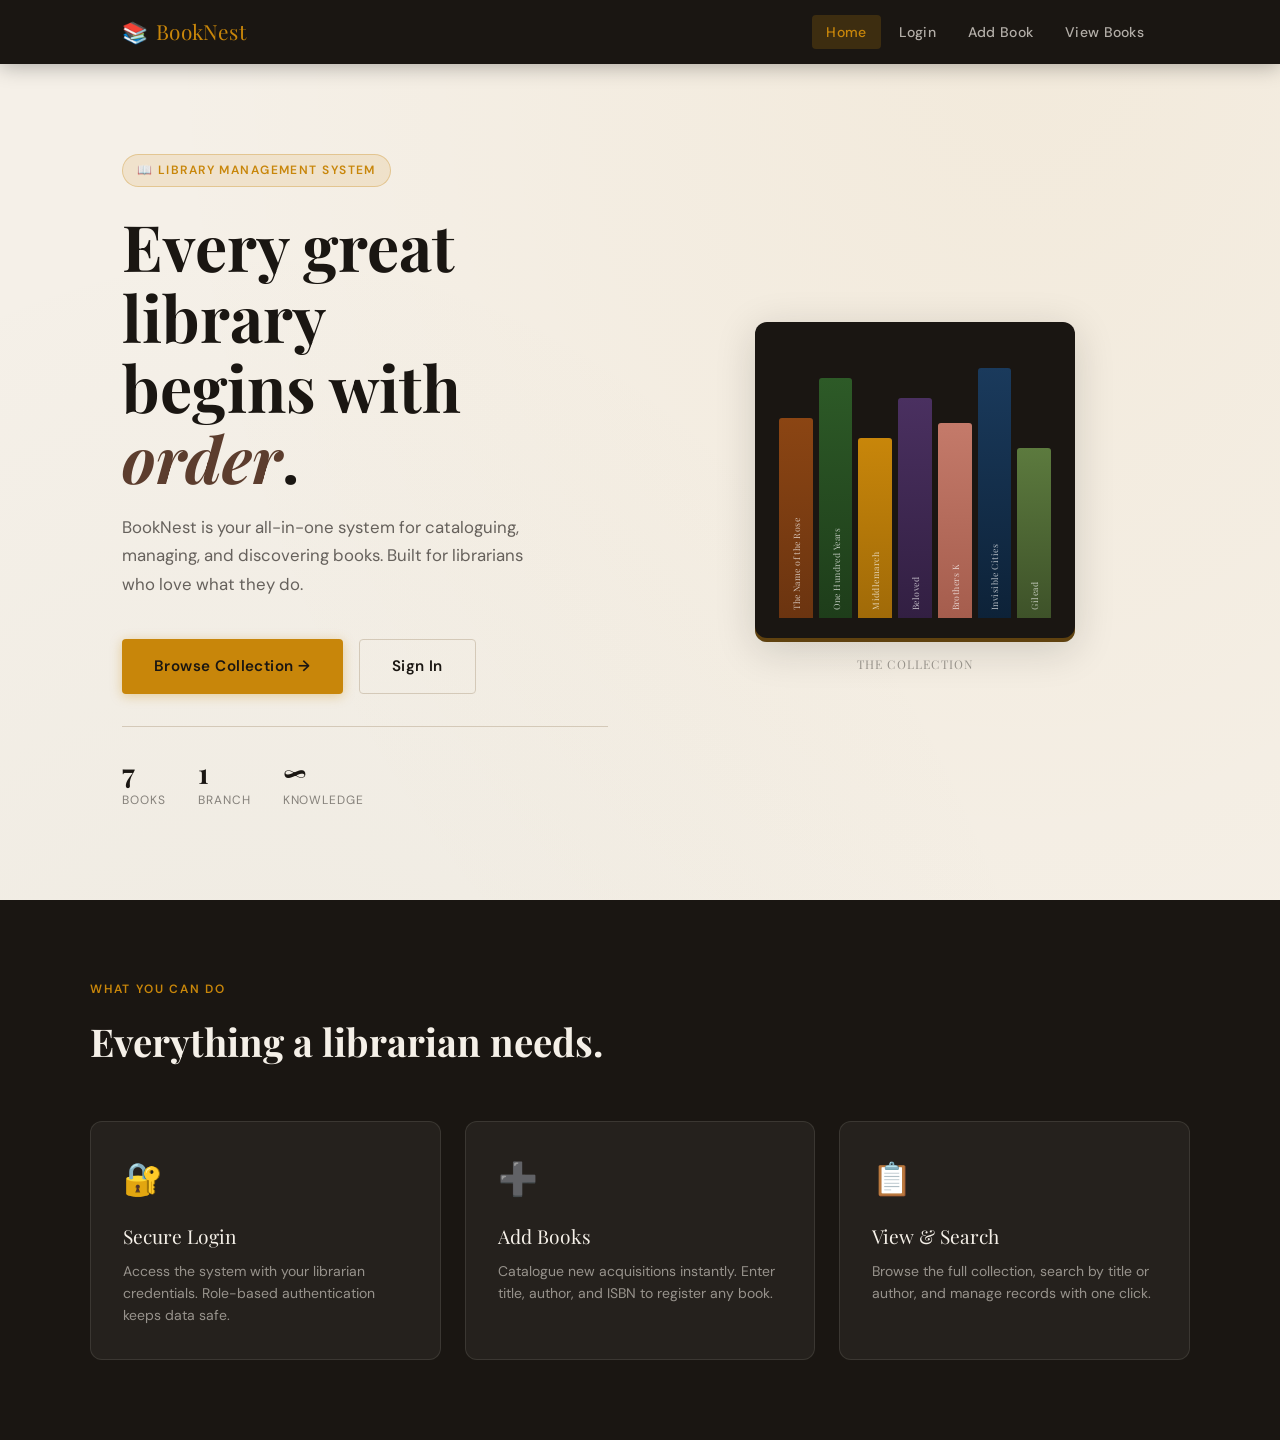
<file: index.html>
<!DOCTYPE html>
<html lang="en">
<head>
  <meta charset="UTF-8" />
  <meta name="viewport" content="width=device-width, initial-scale=1.0" />
  <title>BookNest — Library Management System</title>
  <link rel="stylesheet" href="style.css" />
</head>
<body>

  <!-- NAV -->
  <nav>
    <div class="nav-inner">
      <a href="index.html" class="nav-logo">📚 <span>BookNest</span></a>
      <ul class="nav-links">
        <li><a href="index.html">Home</a></li>
        <li><a href="login.html">Login</a></li>
        <li><a href="addBook.html">Add Book</a></li>
        <li><a href="viewBooks.html">View Books</a></li>
      </ul>
      <div class="nav-toggle" aria-label="Toggle menu">
        <span></span><span></span><span></span>
      </div>
    </div>
  </nav>

  <!-- HERO -->
  <section class="hero">
    <div class="hero-content">
      <div class="hero-badge">📖 Library Management System</div>
      <h1 class="hero-title">
        Every great library<br>begins with <em>order</em>.
      </h1>
      <p class="hero-subtitle">
       BookNest is your all-in-one system for cataloguing, managing, and discovering books. Built for librarians who love what they do.
      </p>
      <div class="hero-actions">
        <a href="viewBooks.html" class="btn btn-primary btn-lg">Browse Collection →</a>
        <a href="login.html" class="btn btn-outline btn-lg">Sign In</a>
      </div>
      <div class="stats-row">
        <div class="stat">
          <div class="stat-num" id="heroBookCount">7</div>
          <div class="stat-label">Books</div>
        </div>
        <div class="stat">
          <div class="stat-num">1</div>
          <div class="stat-label">Branch</div>
        </div>
        <div class="stat">
          <div class="stat-num">∞</div>
          <div class="stat-label">Knowledge</div>
        </div>
      </div>
    </div>

    <div class="hero-visual">
      <div class="bookshelf">
        <div class="book b1"><span>The Name of the Rose</span></div>
        <div class="book b2"><span>One Hundred Years</span></div>
        <div class="book b3"><span>Middlemarch</span></div>
        <div class="book b4"><span>Beloved</span></div>
        <div class="book b5"><span>Brothers K</span></div>
        <div class="book b6"><span>Invisible Cities</span></div>
        <div class="book b7"><span>Gilead</span></div>
      </div>
      <div class="shelf-label">The Collection</div>
    </div>
  </section>

  <!-- FEATURE CARDS -->
  <section class="features">
    <div class="features-inner">
      <div class="section-label">What you can do</div>
      <h2 class="section-title">Everything a librarian needs.</h2>
      <div class="cards-grid">
        <a href="login.html" class="card">
          <div class="card-icon">🔐</div>
          <div class="card-title">Secure Login</div>
          <p class="card-desc">Access the system with your librarian credentials. Role-based authentication keeps data safe.</p>
        </a>
        <a href="addBook.html" class="card">
          <div class="card-icon">➕</div>
          <div class="card-title">Add Books</div>
          <p class="card-desc">Catalogue new acquisitions instantly. Enter title, author, and ISBN to register any book.</p>
        </a>
        <a href="viewBooks.html" class="card">
          <div class="card-icon">📋</div>
          <div class="card-title">View & Search</div>
          <p class="card-desc">Browse the full collection, search by title or author, and manage records with one click.</p>
        </a>
      </div>
    </div>
  </section>

  <script src="script.js"></script>
  <script>
    document.addEventListener("DOMContentLoaded", () => {
      // Update hero book count from live data
      const el = document.getElementById("heroBookCount");
      if (el) el.textContent = books.length;
    });
  </script>
</body>
</html>
</file>
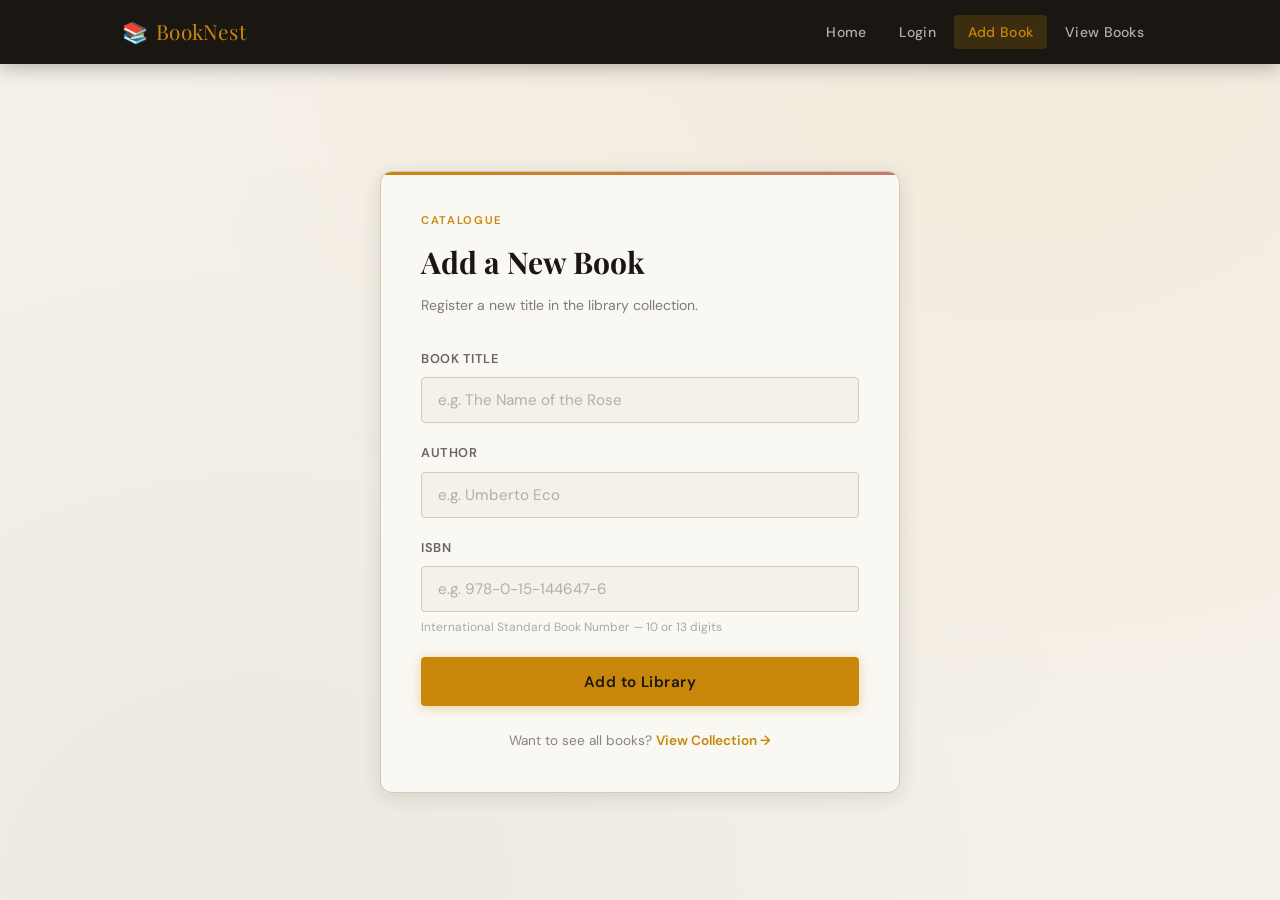
<file: addBook.html>
<!DOCTYPE html>
<html lang="en">
<head>
  <meta charset="UTF-8" />
  <meta name="viewport" content="width=device-width, initial-scale=1.0" />
  <title>Add Book — BookNest</title>
  <link rel="stylesheet" href="style.css" />
</head>
<body>

  <nav>
    <div class="nav-inner">
      <a href="index.html" class="nav-logo">📚 <span>BookNest</span></a>
      <ul class="nav-links">
        <li><a href="index.html">Home</a></li>
        <li><a href="login.html">Login</a></li>
        <li><a href="addBook.html">Add Book</a></li>
        <li><a href="viewBooks.html">View Books</a></li>
      </ul>
      <div class="nav-toggle" aria-label="Toggle menu">
        <span></span><span></span><span></span>
      </div>
    </div>
  </nav>

  <div class="form-page">
    <div class="form-card" style="max-width:520px;">
      <div class="form-eyebrow">Catalogue</div>
      <h1 class="form-title">Add a New Book</h1>
      <p class="form-subtitle">Register a new title in the library collection.</p>

      <form id="addBookForm" novalidate>
        <div class="form-group">
          <label for="title">Book Title</label>
          <input
            type="text"
            id="title"
            name="title"
            placeholder="e.g. The Name of the Rose"
            autocomplete="off"
          />
        </div>

        <div class="form-group">
          <label for="author">Author</label>
          <input
            type="text"
            id="author"
            name="author"
            placeholder="e.g. Umberto Eco"
            autocomplete="off"
          />
        </div>

        <div class="form-group">
          <label for="isbn">ISBN</label>
          <input
            type="text"
            id="isbn"
            name="isbn"
            placeholder="e.g. 978-0-15-144647-6"
            autocomplete="off"
            maxlength="20"
          />
          <div id="isbnHint" style="font-size:0.75rem;margin-top:0.375rem;color:rgba(26,22,18,0.35);transition:color 0.2s;">
            International Standard Book Number — 10 or 13 digits
          </div>
        </div>

        <div style="margin-top:0.25rem;">
          <button type="submit" class="btn btn-primary btn-full btn-lg">Add to Library</button>
        </div>
      </form>

      <div id="addedPreview"></div>

      <div class="form-footer" style="margin-top:1.5rem;">
        Want to see all books? <a href="viewBooks.html">View Collection →</a>
      </div>
    </div>
  </div>

  <script src="script.js"></script>
</body>
</html>
</file>
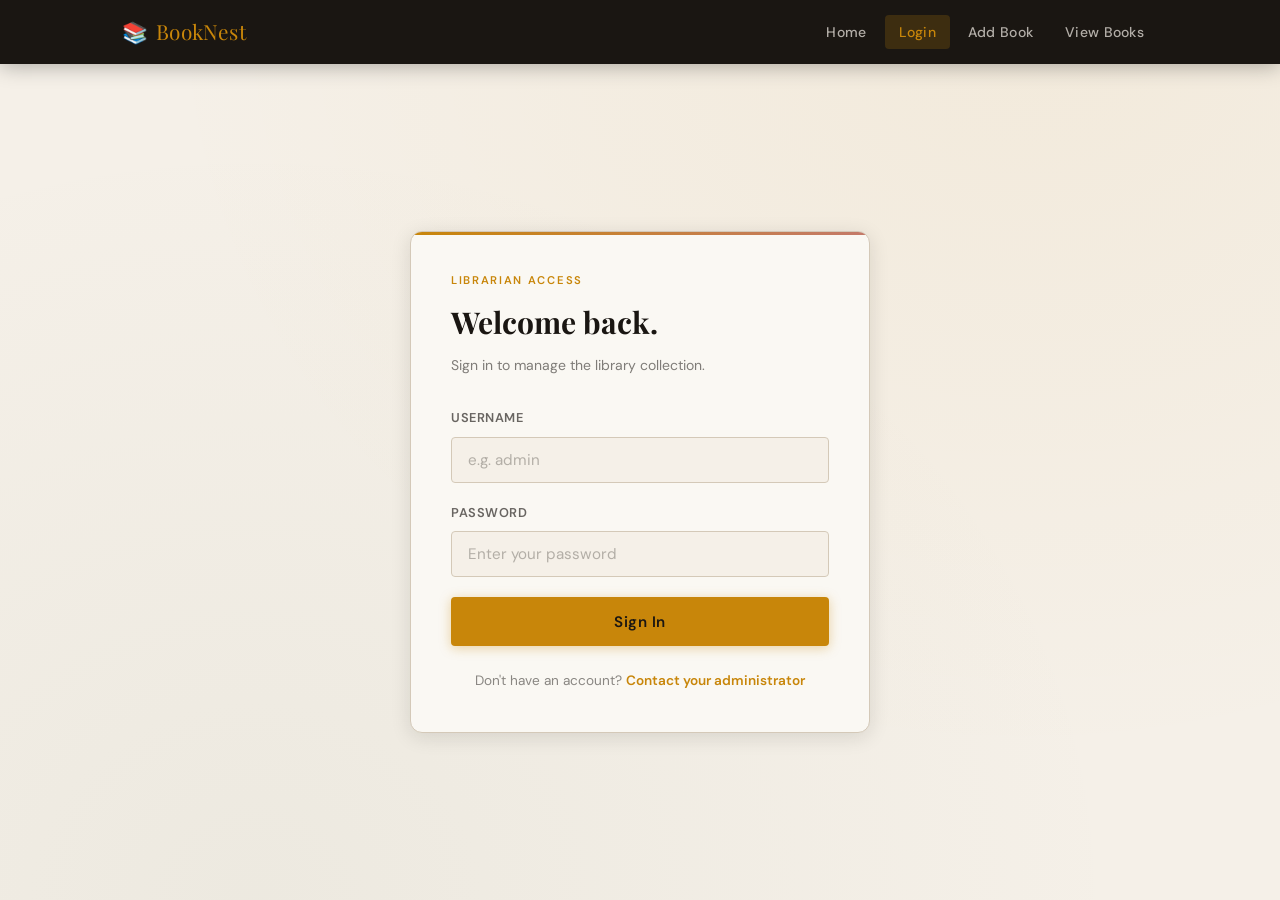
<file: login.html>
<!DOCTYPE html>
<html lang="en">
<head>
  <meta charset="UTF-8" />
  <meta name="viewport" content="width=device-width, initial-scale=1.0" />
  <title>Sign In — BookNest</title>
  <link rel="stylesheet" href="style.css" />
</head>
<body>

  <nav>
    <div class="nav-inner">
      <a href="index.html" class="nav-logo">📚 <span>BookNest</span></a>
      <ul class="nav-links">
        <li><a href="index.html">Home</a></li>
        <li><a href="login.html">Login</a></li>
        <li><a href="addBook.html">Add Book</a></li>
        <li><a href="viewBooks.html">View Books</a></li>
      </ul>
      <div class="nav-toggle" aria-label="Toggle menu">
        <span></span><span></span><span></span>
      </div>
    </div>
  </nav>

  <div class="form-page">
    <div class="form-card">
      <div class="form-eyebrow">Librarian Access</div>
      <h1 class="form-title">Welcome back.</h1>
      <p class="form-subtitle">Sign in to manage the library collection.</p>

      <form id="loginForm" novalidate>
        <div class="form-group">
          <label for="username">Username</label>
          <input
            type="text"
            id="username"
            name="username"
            placeholder="e.g. admin"
            autocomplete="username"
          />
        </div>
        <div class="form-group">
          <label for="password">Password</label>
          <input
            type="password"
            id="password"
            name="password"
            placeholder="Enter your password"
            autocomplete="current-password"
          />
        </div>

        <div style="margin-bottom:1.5rem;">
          <button type="submit" class="btn btn-primary btn-full btn-lg">Sign In</button>
        </div>
      </form>

      

      <div class="form-footer">
        Don't have an account? <a href="#">Contact your administrator</a>
      </div>
    </div>
  </div>

  <script src="script.js"></script>
</body>
</html>
</file>
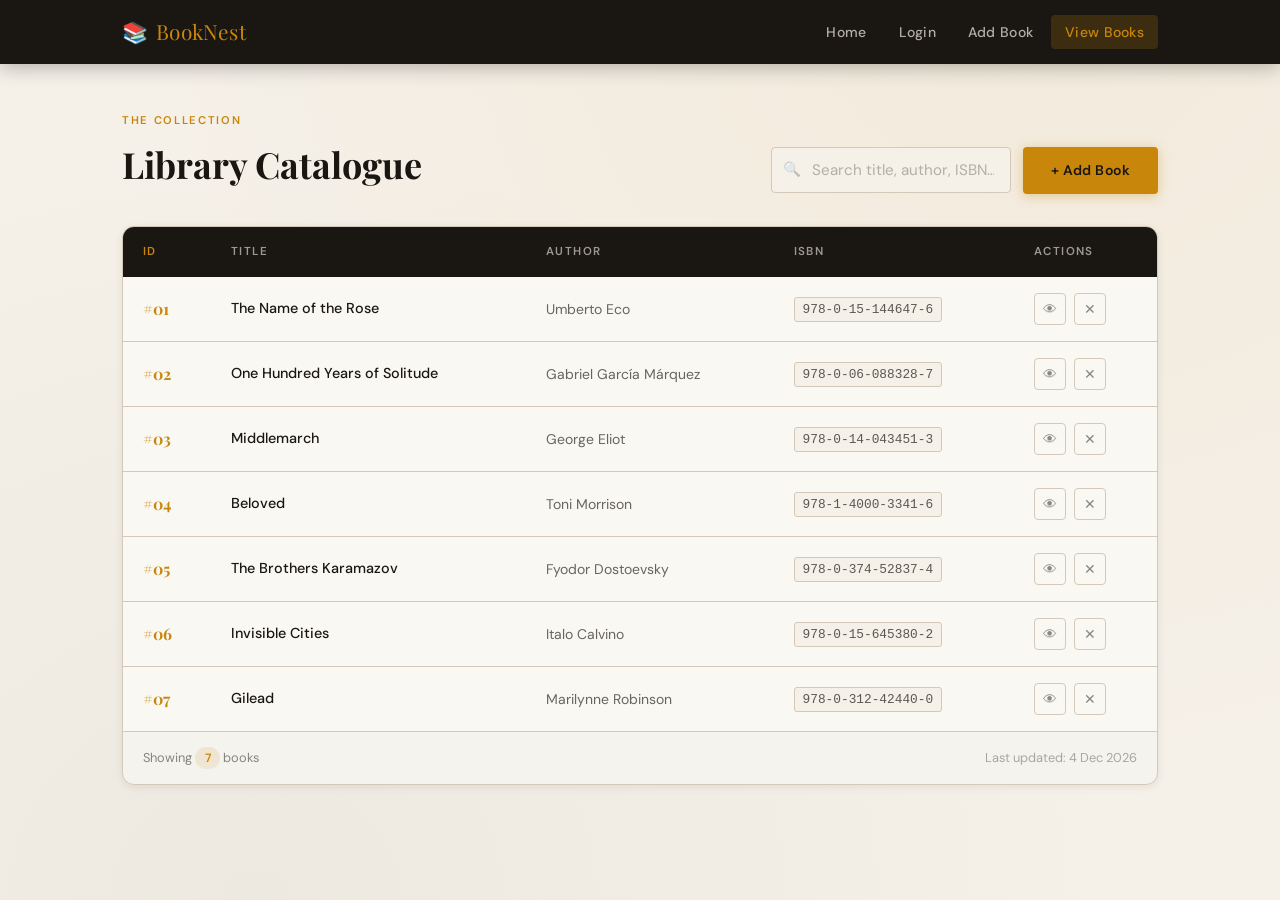
<file: viewBooks.html>
<!DOCTYPE html>
<html lang="en">
<head>
  <meta charset="UTF-8" />
  <meta name="viewport" content="width=device-width, initial-scale=1.0" />
  <title>Book Collection — BookNest</title>
  <link rel="stylesheet" href="style.css" />
</head>
<body>

  <nav>
    <div class="nav-inner">
      <a href="index.html" class="nav-logo">📚 <span>BookNest</span></a>
      <ul class="nav-links">
        <li><a href="index.html">Home</a></li>
        <li><a href="login.html">Login</a></li>
        <li><a href="addBook.html">Add Book</a></li>
        <li><a href="viewBooks.html">View Books</a></li>
      </ul>
      <div class="nav-toggle" aria-label="Toggle menu">
        <span></span><span></span><span></span>
      </div>
    </div>
  </nav>

  <div class="page">
    <div class="page-header">
      <div class="page-header-text">
        <div class="page-eyebrow">The Collection</div>
        <h1>Library Catalogue</h1>
      </div>
      <div class="search-bar">
        <div class="search-input-wrap">
          <span class="search-icon">🔍</span>
          <input
            type="text"
            id="searchInput"
            placeholder="Search title, author, ISBN…"
          />
        </div>
        <a href="addBook.html" class="btn btn-primary">+ Add Book</a>
      </div>
    </div>

    <div class="table-wrap">
      <table>
        <thead>
          <tr>
            <th>ID</th>
            <th>Title</th>
            <th>Author</th>
            <th>ISBN</th>
            <th>Actions</th>
          </tr>
        </thead>
        <tbody id="booksTableBody">
          <!-- Populated by script.js -->
        </tbody>
      </table>

      <div id="emptyState" class="empty-state" style="display:none;">
        <div class="empty-icon">📭</div>
        <p>No books found. Try a different search or <a href="addBook.html" style="color:var(--amber);">add a new one</a>.</p>
      </div>

      <div class="table-footer">
        <span>Showing <span class="count-badge" id="bookCount">—</span> books</span>
        <span id="lastUpdated" style="color:rgba(26,22,18,0.35);"></span>
      </div>
    </div>
  </div>

  <script src="script.js"></script>
</body>
</html>
</file>
<file: style.css>
@import url('https://fonts.googleapis.com/css2?family=Playfair+Display:ital,wght@0,400;0,700;1,400&family=DM+Sans:wght@300;400;500;600&display=swap');

:root {
  --cream: #f5f0e8;
  --warm-white: #faf8f3;
  --ink: #1a1612;
  --brown: #5c3d2e;
  --amber: #c8860a;
  --amber-light: #e8a020;
  --sage: #6b7c5e;
  --dusty-rose: #c47a6a;
  --border: #d4c9b8;
  --shadow-sm: 0 2px 8px rgba(26,22,18,0.08);
  --shadow-md: 0 4px 20px rgba(26,22,18,0.12);
  --shadow-lg: 0 8px 40px rgba(26,22,18,0.16);
  --radius: 4px;
  --radius-lg: 12px;
  --transition: 0.25s cubic-bezier(0.4, 0, 0.2, 1);
}

*, *::before, *::after { box-sizing: border-box; margin: 0; padding: 0; }

html { scroll-behavior: smooth; }

body {
  font-family: 'DM Sans', sans-serif;
  background-color: var(--cream);
  color: var(--ink);
  min-height: 100vh;
  line-height: 1.6;
  background-image: 
    radial-gradient(ellipse at 80% 0%, rgba(200,134,10,0.06) 0%, transparent 60%),
    radial-gradient(ellipse at 20% 100%, rgba(107,124,94,0.06) 0%, transparent 60%);
}

/* ── NAV ── */
nav {
  background: var(--ink);
  position: sticky;
  top: 0;
  z-index: 100;
  box-shadow: 0 2px 20px rgba(0,0,0,0.3);
}

.nav-inner {
  max-width: 1100px;
  margin: 0 auto;
  padding: 0 2rem;
  display: flex;
  align-items: center;
  justify-content: space-between;
  height: 64px;
}

.nav-logo {
  font-family: 'Playfair Display', serif;
  font-size: 1.3rem;
  color: var(--cream);
  text-decoration: none;
  display: flex;
  align-items: center;
  gap: 0.5rem;
  letter-spacing: 0.01em;
}

.nav-logo span { color: var(--amber); }

.nav-links {
  display: flex;
  gap: 0.25rem;
  list-style: none;
}

.nav-links a {
  color: rgba(245,240,232,0.7);
  text-decoration: none;
  font-size: 0.875rem;
  font-weight: 500;
  padding: 0.5rem 0.875rem;
  border-radius: var(--radius);
  transition: color var(--transition), background var(--transition);
  letter-spacing: 0.02em;
}

.nav-links a:hover,
.nav-links a.active {
  color: var(--cream);
  background: rgba(200,134,10,0.2);
}

.nav-links a.active { color: var(--amber); }

/* Hamburger */
.nav-toggle {
  display: none;
  flex-direction: column;
  gap: 5px;
  cursor: pointer;
  padding: 4px;
}
.nav-toggle span {
  display: block;
  width: 24px;
  height: 2px;
  background: var(--cream);
  border-radius: 2px;
  transition: var(--transition);
}

/* ── PAGE WRAPPER ── */
.page {
  max-width: 1100px;
  margin: 0 auto;
  padding: 3rem 2rem 5rem;
}

/* ── HERO ── */
.hero {
  display: grid;
  grid-template-columns: 1fr 1fr;
  gap: 4rem;
  align-items: center;
  min-height: calc(100vh - 64px);
  padding: 4rem 2rem;
  max-width: 1100px;
  margin: 0 auto;
}

.hero-badge {
  display: inline-flex;
  align-items: center;
  gap: 0.5rem;
  background: rgba(200,134,10,0.12);
  border: 1px solid rgba(200,134,10,0.3);
  color: var(--amber);
  font-size: 0.75rem;
  font-weight: 600;
  letter-spacing: 0.12em;
  text-transform: uppercase;
  padding: 0.375rem 0.875rem;
  border-radius: 999px;
  margin-bottom: 1.5rem;
}

.hero-title {
  font-family: 'Playfair Display', serif;
  font-size: clamp(2.5rem, 5vw, 4rem);
  line-height: 1.1;
  color: var(--ink);
  margin-bottom: 1.25rem;
}

.hero-title em {
  font-style: italic;
  color: var(--brown);
}

.hero-subtitle {
  font-size: 1.05rem;
  color: rgba(26,22,18,0.65);
  line-height: 1.7;
  margin-bottom: 2.5rem;
  max-width: 420px;
}

.hero-actions {
  display: flex;
  gap: 1rem;
  flex-wrap: wrap;
}

.hero-visual {
  display: flex;
  justify-content: center;
  align-items: center;
}

.bookshelf {
  width: 320px;
  height: 320px;
  position: relative;
  display: flex;
  align-items: flex-end;
  gap: 6px;
  padding: 1.5rem;
  background: var(--ink);
  border-radius: var(--radius-lg);
  box-shadow: var(--shadow-lg), inset 0 -4px 0 rgba(200,134,10,0.4);
}

.book {
  flex: 1;
  border-radius: 3px 3px 0 0;
  display: flex;
  align-items: flex-end;
  justify-content: center;
  padding-bottom: 8px;
  cursor: default;
  transition: transform var(--transition);
  position: relative;
}

.book:hover { transform: translateY(-12px); }

.book span {
  font-family: 'Playfair Display', serif;
  font-size: 0.55rem;
  writing-mode: vertical-rl;
  text-orientation: mixed;
  transform: rotate(180deg);
  color: rgba(255,255,255,0.7);
  letter-spacing: 0.05em;
  white-space: nowrap;
  overflow: hidden;
  max-height: 90%;
}

.b1 { height: 200px; background: linear-gradient(180deg, #8b4513, #6b3410); }
.b2 { height: 240px; background: linear-gradient(180deg, #2d5a27, #1e3d1a); }
.b3 { height: 180px; background: linear-gradient(180deg, #c8860a, #a06a08); }
.b4 { height: 220px; background: linear-gradient(180deg, #4a3060, #321f42); }
.b5 { height: 195px; background: linear-gradient(180deg, #c47a6a, #a55d4d); }
.b6 { height: 250px; background: linear-gradient(180deg, #1a3a5c, #0d2238); }
.b7 { height: 170px; background: linear-gradient(180deg, #5c7a3e, #3e5229); }

.shelf-label {
  position: absolute;
  bottom: -32px;
  left: 0; right: 0;
  text-align: center;
  font-family: 'Playfair Display', serif;
  font-size: 0.75rem;
  color: rgba(26,22,18,0.4);
  letter-spacing: 0.1em;
  text-transform: uppercase;
}

/* Stats row */
.stats-row {
  display: flex;
  gap: 2rem;
  margin-top: 2rem;
  padding-top: 2rem;
  border-top: 1px solid var(--border);
}

.stat { text-align: left; }

.stat-num {
  font-family: 'Playfair Display', serif;
  font-size: 1.75rem;
  font-weight: 700;
  color: var(--ink);
  line-height: 1;
}

.stat-label {
  font-size: 0.75rem;
  color: rgba(26,22,18,0.5);
  text-transform: uppercase;
  letter-spacing: 0.08em;
  margin-top: 0.25rem;
}

/* ── FEATURE CARDS ── */
.features {
  background: var(--ink);
  padding: 5rem 2rem;
}

.features-inner {
  max-width: 1100px;
  margin: 0 auto;
}

.section-label {
  font-size: 0.75rem;
  font-weight: 600;
  letter-spacing: 0.15em;
  text-transform: uppercase;
  color: var(--amber);
  margin-bottom: 0.75rem;
}

.section-title {
  font-family: 'Playfair Display', serif;
  font-size: clamp(1.75rem, 3vw, 2.5rem);
  color: var(--cream);
  margin-bottom: 3rem;
}

.cards-grid {
  display: grid;
  grid-template-columns: repeat(3, 1fr);
  gap: 1.5rem;
}

.card {
  background: rgba(245,240,232,0.05);
  border: 1px solid rgba(245,240,232,0.1);
  border-radius: var(--radius-lg);
  padding: 2rem;
  transition: background var(--transition), transform var(--transition), border-color var(--transition);
  text-decoration: none;
  display: block;
  cursor: pointer;
}

.card:hover {
  background: rgba(200,134,10,0.08);
  border-color: rgba(200,134,10,0.3);
  transform: translateY(-4px);
}

.card-icon {
  font-size: 2rem;
  margin-bottom: 1rem;
}

.card-title {
  font-family: 'Playfair Display', serif;
  font-size: 1.2rem;
  color: var(--cream);
  margin-bottom: 0.5rem;
}

.card-desc {
  font-size: 0.875rem;
  color: rgba(245,240,232,0.55);
  line-height: 1.6;
}

/* ── BUTTONS ── */
.btn {
  display: inline-flex;
  align-items: center;
  gap: 0.5rem;
  padding: 0.75rem 1.75rem;
  font-family: 'DM Sans', sans-serif;
  font-size: 0.875rem;
  font-weight: 600;
  letter-spacing: 0.03em;
  border-radius: var(--radius);
  border: none;
  cursor: pointer;
  text-decoration: none;
  transition: all var(--transition);
  white-space: nowrap;
}

.btn-primary {
  background: var(--amber);
  color: var(--ink);
  box-shadow: 0 2px 12px rgba(200,134,10,0.35);
}

.btn-primary:hover {
  background: var(--amber-light);
  box-shadow: 0 4px 20px rgba(200,134,10,0.5);
  transform: translateY(-1px);
}

.btn-primary:active { transform: translateY(0); }

.btn-outline {
  background: transparent;
  color: var(--ink);
  border: 1.5px solid var(--border);
}

.btn-outline:hover {
  border-color: var(--amber);
  color: var(--amber);
  background: rgba(200,134,10,0.05);
}

.btn-ghost {
  background: rgba(245,240,232,0.08);
  color: var(--cream);
  border: 1px solid rgba(245,240,232,0.15);
}

.btn-ghost:hover {
  background: rgba(200,134,10,0.15);
  border-color: rgba(200,134,10,0.4);
  color: var(--amber);
}

.btn-full { width: 100%; justify-content: center; }

.btn-lg { padding: 0.9rem 2rem; font-size: 0.95rem; }

/* ── FORM PAGES ── */
.form-page {
  min-height: calc(100vh - 64px);
  display: flex;
  align-items: center;
  justify-content: center;
  padding: 3rem 2rem;
}

.form-card {
  background: var(--warm-white);
  border: 1px solid var(--border);
  border-radius: var(--radius-lg);
  padding: 2.5rem;
  width: 100%;
  max-width: 460px;
  box-shadow: var(--shadow-md);
  position: relative;
  overflow: hidden;
}

.form-card::before {
  content: '';
  position: absolute;
  top: 0; left: 0; right: 0;
  height: 3px;
  background: linear-gradient(90deg, var(--amber), var(--dusty-rose));
}

.form-eyebrow {
  font-size: 0.7rem;
  font-weight: 600;
  letter-spacing: 0.15em;
  text-transform: uppercase;
  color: var(--amber);
  margin-bottom: 0.5rem;
}

.form-title {
  font-family: 'Playfair Display', serif;
  font-size: 1.875rem;
  color: var(--ink);
  margin-bottom: 0.5rem;
}

.form-subtitle {
  font-size: 0.875rem;
  color: rgba(26,22,18,0.55);
  margin-bottom: 2rem;
}

.form-group {
  margin-bottom: 1.25rem;
}

label {
  display: block;
  font-size: 0.8rem;
  font-weight: 600;
  letter-spacing: 0.04em;
  text-transform: uppercase;
  color: rgba(26,22,18,0.65);
  margin-bottom: 0.5rem;
}

input[type="text"],
input[type="password"],
input[type="email"] {
  width: 100%;
  padding: 0.75rem 1rem;
  font-family: 'DM Sans', sans-serif;
  font-size: 0.95rem;
  color: var(--ink);
  background: var(--cream);
  border: 1.5px solid var(--border);
  border-radius: var(--radius);
  outline: none;
  transition: border-color var(--transition), box-shadow var(--transition);
}

input[type="text"]:focus,
input[type="password"]:focus,
input[type="email"]:focus {
  border-color: var(--amber);
  box-shadow: 0 0 0 3px rgba(200,134,10,0.12);
}

input[type="text"]::placeholder,
input[type="password"]::placeholder { color: rgba(26,22,18,0.3); }

.form-footer {
  margin-top: 1.5rem;
  text-align: center;
  font-size: 0.85rem;
  color: rgba(26,22,18,0.5);
}

.form-footer a {
  color: var(--amber);
  text-decoration: none;
  font-weight: 600;
}

.form-footer a:hover { text-decoration: underline; }

/* Toast */
.toast {
  position: fixed;
  bottom: 2rem;
  right: 2rem;
  padding: 0.875rem 1.5rem;
  border-radius: var(--radius);
  font-size: 0.875rem;
  font-weight: 500;
  display: flex;
  align-items: center;
  gap: 0.625rem;
  box-shadow: var(--shadow-lg);
  transform: translateY(100px);
  opacity: 0;
  transition: all 0.35s cubic-bezier(0.34, 1.56, 0.64, 1);
  z-index: 999;
  max-width: 360px;
}

.toast.show { transform: translateY(0); opacity: 1; }
.toast-success { background: var(--sage); color: white; }
.toast-error { background: var(--dusty-rose); color: white; }
.toast-info { background: var(--brown); color: var(--cream); }

/* ── VIEW BOOKS PAGE ── */
.page-header {
  display: flex;
  justify-content: space-between;
  align-items: flex-end;
  margin-bottom: 2rem;
  flex-wrap: wrap;
  gap: 1rem;
}

.page-header-text .page-eyebrow {
  font-size: 0.7rem;
  font-weight: 600;
  letter-spacing: 0.15em;
  text-transform: uppercase;
  color: var(--amber);
  margin-bottom: 0.375rem;
}

.page-header-text h1 {
  font-family: 'Playfair Display', serif;
  font-size: 2.25rem;
  color: var(--ink);
}

.search-bar {
  display: flex;
  gap: 0.75rem;
  align-items: center;
  flex-wrap: wrap;
}

.search-input-wrap {
  position: relative;
}

.search-input-wrap input {
  padding-left: 2.5rem;
  width: 240px;
}

.search-icon {
  position: absolute;
  left: 0.75rem;
  top: 50%;
  transform: translateY(-50%);
  color: rgba(26,22,18,0.35);
  font-size: 0.9rem;
  pointer-events: none;
}

/* Table */
.table-wrap {
  background: var(--warm-white);
  border: 1px solid var(--border);
  border-radius: var(--radius-lg);
  overflow: hidden;
  box-shadow: var(--shadow-sm);
}

table {
  width: 100%;
  border-collapse: collapse;
}

thead {
  background: var(--ink);
}

thead th {
  padding: 1rem 1.25rem;
  font-family: 'DM Sans', sans-serif;
  font-size: 0.72rem;
  font-weight: 600;
  letter-spacing: 0.12em;
  text-transform: uppercase;
  color: rgba(245,240,232,0.6);
  text-align: left;
  white-space: nowrap;
}

thead th:first-child { color: var(--amber); }

tbody tr {
  border-bottom: 1px solid var(--border);
  transition: background var(--transition);
}

tbody tr:last-child { border-bottom: none; }

tbody tr:hover { background: rgba(200,134,10,0.04); }

tbody td {
  padding: 1rem 1.25rem;
  font-size: 0.9rem;
  color: var(--ink);
  vertical-align: middle;
}

.td-id {
  font-family: 'Playfair Display', serif;
  font-weight: 700;
  color: var(--amber);
  font-size: 1rem;
}

.td-title { font-weight: 500; }

.td-author { color: rgba(26,22,18,0.65); font-size: 0.875rem; }

.td-isbn {
  font-family: 'Courier New', monospace;
  font-size: 0.8rem;
  background: var(--cream);
  padding: 0.25rem 0.5rem;
  border-radius: 3px;
  border: 1px solid var(--border);
  color: rgba(26,22,18,0.7);
}

.td-actions { display: flex; gap: 0.5rem; }

.btn-icon {
  width: 32px; height: 32px;
  border-radius: var(--radius);
  border: 1px solid var(--border);
  background: transparent;
  cursor: pointer;
  display: inline-flex;
  align-items: center;
  justify-content: center;
  font-size: 0.875rem;
  transition: all var(--transition);
  color: rgba(26,22,18,0.5);
}

.btn-icon:hover { background: var(--cream); color: var(--ink); border-color: var(--ink); }
.btn-icon.delete:hover { background: rgba(196,122,106,0.1); border-color: var(--dusty-rose); color: var(--dusty-rose); }

.table-footer {
  padding: 1rem 1.25rem;
  border-top: 1px solid var(--border);
  display: flex;
  justify-content: space-between;
  align-items: center;
  background: rgba(26,22,18,0.02);
  font-size: 0.8rem;
  color: rgba(26,22,18,0.5);
  flex-wrap: wrap;
  gap: 0.5rem;
}

.count-badge {
  background: rgba(200,134,10,0.12);
  color: var(--amber);
  font-weight: 600;
  padding: 0.2rem 0.6rem;
  border-radius: 999px;
  font-size: 0.75rem;
}

/* Empty state */
.empty-state {
  text-align: center;
  padding: 4rem 2rem;
  color: rgba(26,22,18,0.4);
}

.empty-state .empty-icon { font-size: 3rem; margin-bottom: 1rem; }
.empty-state p { font-size: 0.9rem; }

/* ── DIVIDER / DECORATIVE ── */
.divider {
  height: 1px;
  background: linear-gradient(90deg, transparent, var(--border), transparent);
  margin: 3rem 0;
}

/* ── RESPONSIVE ── */
@media (max-width: 768px) {
  .hero {
    grid-template-columns: 1fr;
    text-align: center;
    min-height: auto;
    padding: 3rem 1.5rem;
    gap: 3rem;
  }
  .hero-subtitle { max-width: 100%; }
  .hero-actions { justify-content: center; }
  .stats-row { justify-content: center; }
  .hero-visual { order: -1; }
  .bookshelf { width: 260px; height: 260px; }

  .cards-grid { grid-template-columns: 1fr; }

  .nav-links {
    display: none;
    position: fixed;
    top: 64px; left: 0; right: 0;
    background: var(--ink);
    flex-direction: column;
    padding: 1rem;
    border-top: 1px solid rgba(245,240,232,0.1);
    gap: 0.25rem;
  }
  .nav-links.open { display: flex; }
  .nav-links li { width: 100%; }
  .nav-links a { display: block; width: 100%; }
  .nav-toggle { display: flex; }

  .page { padding: 2rem 1rem 4rem; }
  .page-header { flex-direction: column; align-items: flex-start; }
  .search-input-wrap input { width: 100%; }
  .search-bar { width: 100%; }
  .table-wrap { overflow-x: auto; }
}

/* Animations */
@keyframes fadeUp {
  from { opacity: 0; transform: translateY(20px); }
  to { opacity: 1; transform: translateY(0); }
}

.hero-badge { animation: fadeUp 0.5s ease both; }
.hero-title { animation: fadeUp 0.5s 0.1s ease both; }
.hero-subtitle { animation: fadeUp 0.5s 0.2s ease both; }
.hero-actions { animation: fadeUp 0.5s 0.3s ease both; }
.stats-row { animation: fadeUp 0.5s 0.4s ease both; }
.hero-visual { animation: fadeUp 0.6s 0.2s ease both; }
</file>
